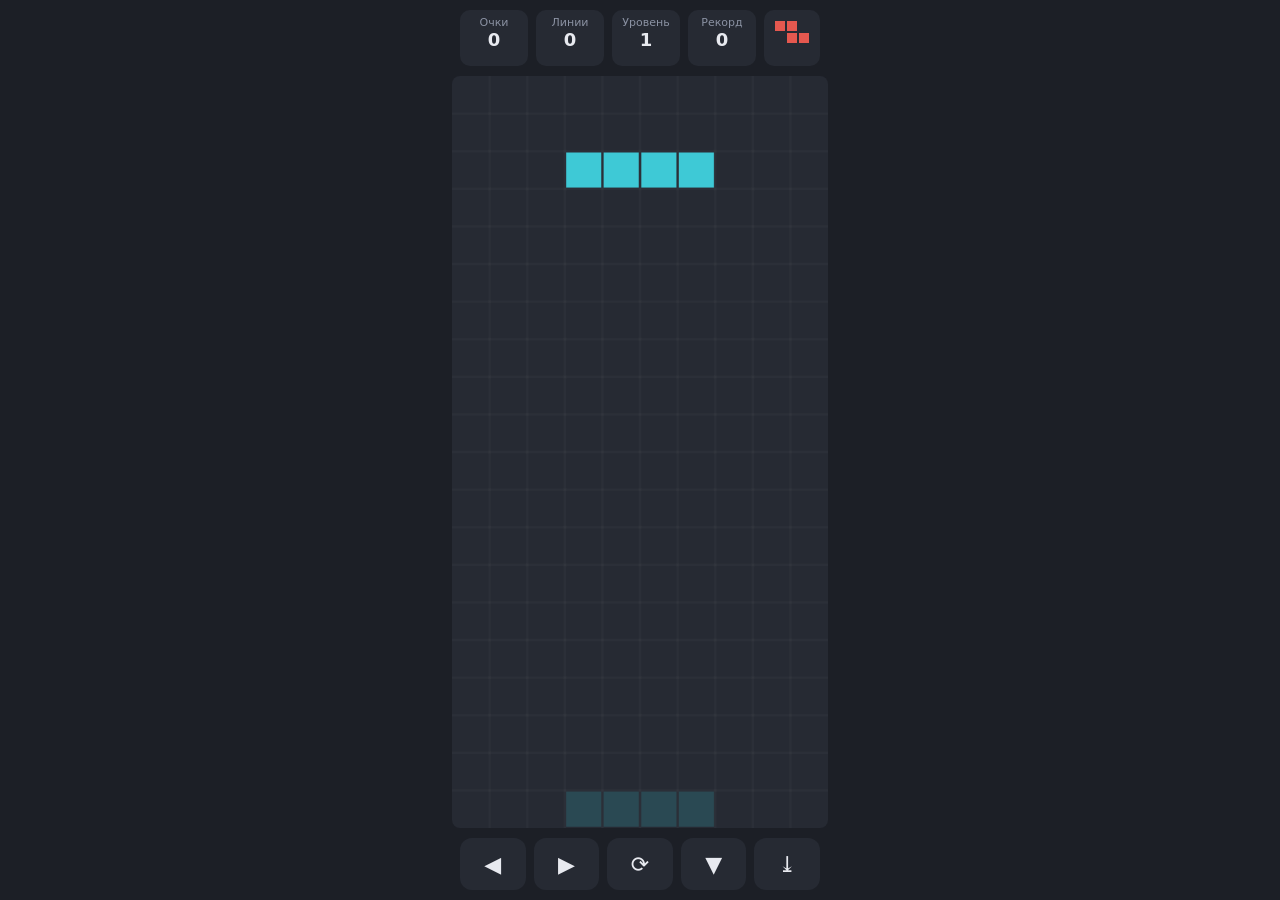
<file: index.html>
<!DOCTYPE html>
<html lang="ru">
<head>
<meta charset="utf-8">
<meta name="viewport" content="width=device-width, initial-scale=1, maximum-scale=1, user-scalable=no, viewport-fit=cover">
<title>Тетрис</title>
<script src="https://telegram.org/js/telegram-web-app.js"></script>
<style>
  :root {
    --bg: var(--tg-theme-bg-color, #1c1f26);
    --text: var(--tg-theme-text-color, #e8eaf0);
    --hint: var(--tg-theme-hint-color, #8b92a3);
    --panel: var(--tg-theme-secondary-bg-color, #262a33);
    --accent: var(--tg-theme-button-color, #4c9aff);
    --accent-text: var(--tg-theme-button-text-color, #fff);
  }
  * { box-sizing: border-box; -webkit-tap-highlight-color: transparent; user-select: none; touch-action: manipulation; }
  html, body { margin: 0; height: 100%; background: var(--bg); color: var(--text);
    font-family: system-ui, -apple-system, "Segoe UI", Roboto, sans-serif; overflow: hidden; }
  #app { height: 100%; display: flex; flex-direction: column; align-items: center; gap: 10px;
    padding: 10px 12px calc(10px + env(safe-area-inset-bottom)); }
  #stats { display: flex; gap: 8px; width: 100%; max-width: 360px; align-items: stretch; }
  .stat { flex: 1; background: var(--panel); border-radius: 10px; padding: 6px 8px; text-align: center; }
  .stat small { display: block; color: var(--hint); font-size: 11px; }
  .stat b { font-size: 18px; font-variant-numeric: tabular-nums; }
  #next { background: var(--panel); border-radius: 10px; width: 56px; height: 56px; }
  #stage { position: relative; flex: 1; min-height: 0; width: 100%; display: flex; justify-content: center; }
  #board { height: 100%; max-width: 100%; aspect-ratio: 1 / 2; background: var(--panel); border-radius: 8px; }
  #over { position: absolute; inset: 0; margin: auto; height: fit-content; width: 220px; padding: 18px;
    background: var(--bg); border: 1px solid var(--hint); border-radius: 14px; text-align: center; display: none; }
  #over h2 { margin: 0 0 6px; font-size: 20px; }
  #over p { margin: 0 0 14px; color: var(--hint); }
  button { font: inherit; border: 0; cursor: pointer; }
  #restart { background: var(--accent); color: var(--accent-text); padding: 10px 18px; border-radius: 10px; }
  #pad { display: grid; grid-template-columns: repeat(5, 1fr); gap: 8px; width: 100%; max-width: 360px; }
  #pad button { background: var(--panel); color: var(--text); height: 52px; border-radius: 12px; font-size: 22px; }
  #pad button:active { background: var(--accent); color: var(--accent-text); }
</style>
</head>
<body>
<div id="app">
  <div id="stats">
    <div class="stat"><small>Очки</small><b id="score">0</b></div>
    <div class="stat"><small>Линии</small><b id="lines">0</b></div>
    <div class="stat"><small>Уровень</small><b id="level">1</b></div>
    <div class="stat"><small>Рекорд</small><b id="best">0</b></div>
    <canvas id="next" width="56" height="56"></canvas>
  </div>
  <div id="stage">
    <canvas id="board" width="300" height="600"></canvas>
    <div id="over">
      <h2>Игра окончена</h2>
      <p id="final"></p>
      <button id="restart">Играть снова</button>
    </div>
  </div>
  <div id="pad">
    <button data-act="left" aria-label="Влево">◀</button>
    <button data-act="right" aria-label="Вправо">▶</button>
    <button data-act="rotate" aria-label="Повернуть">⟳</button>
    <button data-act="down" aria-label="Вниз">▼</button>
    <button data-act="drop" aria-label="Сбросить">⤓</button>
  </div>
</div>

<script>
const tg = window.Telegram && Telegram.WebApp;
if (tg) { tg.ready(); tg.expand(); try { tg.disableVerticalSwipes(); } catch (e) {} }
const buzz = (t) => { try { tg.HapticFeedback.impactOccurred(t || 'light'); } catch (e) {} };

const COLS = 10, ROWS = 20, CELL = 30;
const SHAPES = {
  I: [[0,0,0,0],[1,1,1,1],[0,0,0,0],[0,0,0,0]],
  O: [[1,1],[1,1]],
  T: [[0,1,0],[1,1,1],[0,0,0]],
  S: [[0,1,1],[1,1,0],[0,0,0]],
  Z: [[1,1,0],[0,1,1],[0,0,0]],
  J: [[1,0,0],[1,1,1],[0,0,0]],
  L: [[0,0,1],[1,1,1],[0,0,0]],
};
const COLORS = { I:'#3ec9d6', O:'#f2c744', T:'#a66cdb', S:'#58c26a', Z:'#e5584f', J:'#4c7fe0', L:'#f08a3c' };
const KEYS = Object.keys(SHAPES);

const ctx = document.getElementById('board').getContext('2d');
const nctx = document.getElementById('next').getContext('2d');
const $ = (id) => document.getElementById(id);

let grid, piece, nextKey, bag, score, lines, level, over, last, acc, best;
try { best = +localStorage.getItem('tetris-best') || 0; } catch (e) { best = 0; }

function draw7() {
  if (!bag || !bag.length) {
    bag = KEYS.slice();
    for (let i = bag.length - 1; i > 0; i--) { const j = Math.floor(Math.random() * (i + 1)); [bag[i], bag[j]] = [bag[j], bag[i]]; }
  }
  return bag.pop();
}
function spawn() {
  const key = nextKey || draw7();
  nextKey = draw7();
  const m = SHAPES[key].map(r => r.slice());
  piece = { key, m, x: Math.floor((COLS - m[0].length) / 2), y: 0 };
  if (hit(piece.m, piece.x, piece.y)) endGame();
  drawNext();
}
function hit(m, px, py) {
  for (let y = 0; y < m.length; y++) for (let x = 0; x < m[y].length; x++) {
    if (!m[y][x]) continue;
    const gx = px + x, gy = py + y;
    if (gx < 0 || gx >= COLS || gy >= ROWS) return true;
    if (gy >= 0 && grid[gy][gx]) return true;
  }
  return false;
}
function move(dx) {
  if (over) return;
  if (!hit(piece.m, piece.x + dx, piece.y)) { piece.x += dx; render(); }
}
function rotate() {
  if (over) return;
  const m = piece.m[0].map((_, i) => piece.m.map(r => r[i]).reverse());
  for (const k of [0, -1, 1, -2, 2]) {
    if (!hit(m, piece.x + k, piece.y)) { piece.m = m; piece.x += k; buzz(); render(); return; }
  }
}
function softDrop() {
  if (over) return;
  if (!hit(piece.m, piece.x, piece.y + 1)) { piece.y++; score += 1; updateHud(); render(); }
  else lock();
  acc = 0;
}
function hardDrop() {
  if (over) return;
  let d = 0;
  while (!hit(piece.m, piece.x, piece.y + 1)) { piece.y++; d++; }
  score += d * 2; buzz('medium'); lock();
}
function lock() {
  piece.m.forEach((row, y) => row.forEach((v, x) => {
    if (v && piece.y + y >= 0) grid[piece.y + y][piece.x + x] = piece.key;
  }));
  let cleared = 0;
  for (let y = ROWS - 1; y >= 0; y--) {
    if (grid[y].every(Boolean)) { grid.splice(y, 1); grid.unshift(Array(COLS).fill(null)); cleared++; y++; }
  }
  if (cleared) {
    score += [0, 100, 300, 500, 800][cleared] * level;
    lines += cleared;
    level = 1 + Math.floor(lines / 10);
    buzz('heavy');
  }
  updateHud();
  spawn();
  render();
}
function ghostY() {
  let y = piece.y;
  while (!hit(piece.m, piece.x, y + 1)) y++;
  return y;
}

function cell(c, x, y, color, size, alpha) {
  c.globalAlpha = alpha || 1;
  c.fillStyle = color;
  c.fillRect(x * size + 1, y * size + 1, size - 2, size - 2);
  c.globalAlpha = 1;
}
function render() {
  ctx.clearRect(0, 0, COLS * CELL, ROWS * CELL);
  ctx.strokeStyle = 'rgba(128,128,128,.12)';
  ctx.lineWidth = 1;
  for (let x = 1; x < COLS; x++) { ctx.beginPath(); ctx.moveTo(x * CELL, 0); ctx.lineTo(x * CELL, ROWS * CELL); ctx.stroke(); }
  for (let y = 1; y < ROWS; y++) { ctx.beginPath(); ctx.moveTo(0, y * CELL); ctx.lineTo(COLS * CELL, y * CELL); ctx.stroke(); }
  grid.forEach((row, y) => row.forEach((k, x) => { if (k) cell(ctx, x, y, COLORS[k], CELL); }));
  if (!over && piece) {
    const gy = ghostY();
    piece.m.forEach((row, y) => row.forEach((v, x) => { if (v) cell(ctx, piece.x + x, gy + y, COLORS[piece.key], CELL, 0.2); }));
    piece.m.forEach((row, y) => row.forEach((v, x) => { if (v) cell(ctx, piece.x + x, piece.y + y, COLORS[piece.key], CELL); }));
  }
}
function drawNext() {
  nctx.clearRect(0, 0, 56, 56);
  const m = SHAPES[nextKey], s = 12;
  const ox = (56 - m[0].length * s) / 2, oy = (56 - m.length * s) / 2;
  m.forEach((row, y) => row.forEach((v, x) => {
    if (v) { nctx.fillStyle = COLORS[nextKey]; nctx.fillRect(ox + x * s + 1, oy + y * s + 1, s - 2, s - 2); }
  }));
}
function updateHud() {
  if (score > best) { best = score; try { localStorage.setItem('tetris-best', best); } catch (e) {} }
  $('score').textContent = score; $('lines').textContent = lines;
  $('level').textContent = level; $('best').textContent = best;
}
function endGame() {
  over = true;
  $('final').textContent = 'Очки: ' + score;
  $('over').style.display = 'block';
  try { tg.HapticFeedback.notificationOccurred('error'); } catch (e) {}
}
function start() {
  grid = Array.from({ length: ROWS }, () => Array(COLS).fill(null));
  score = 0; lines = 0; level = 1; over = false; acc = 0; last = performance.now();
  bag = null; nextKey = null;
  $('over').style.display = 'none';
  spawn(); updateHud(); render();
}
function loop(t) {
  if (!over) {
    acc += t - last;
    const interval = Math.max(90, 800 - (level - 1) * 70);
    if (acc > interval) softDropAuto();
  }
  last = t;
  requestAnimationFrame(loop);
}
function softDropAuto() {
  acc = 0;
  if (!hit(piece.m, piece.x, piece.y + 1)) { piece.y++; render(); } else lock();
}

// Управление
const ACTIONS = { left: () => move(-1), right: () => move(1), rotate, down: softDrop, drop: hardDrop };
const REPEAT = { left: 1, right: 1, down: 1 };
document.querySelectorAll('#pad button').forEach(btn => {
  const act = btn.dataset.act;
  let timer, rep;
  const stop = () => { clearTimeout(timer); clearInterval(rep); };
  btn.addEventListener('pointerdown', (e) => {
    e.preventDefault(); ACTIONS[act](); buzz('light');
    if (REPEAT[act]) timer = setTimeout(() => { rep = setInterval(ACTIONS[act], 70); }, 180);
  });
  ['pointerup', 'pointerleave', 'pointercancel'].forEach(ev => btn.addEventListener(ev, stop));
});
document.addEventListener('keydown', (e) => {
  const map = { ArrowLeft: 'left', ArrowRight: 'right', ArrowUp: 'rotate', ArrowDown: 'down', ' ': 'drop' };
  if (map[e.key]) { e.preventDefault(); ACTIONS[map[e.key]](); }
});
$('restart').addEventListener('click', start);

start();
requestAnimationFrame(loop);
</script>
</body>
</html>
</file>
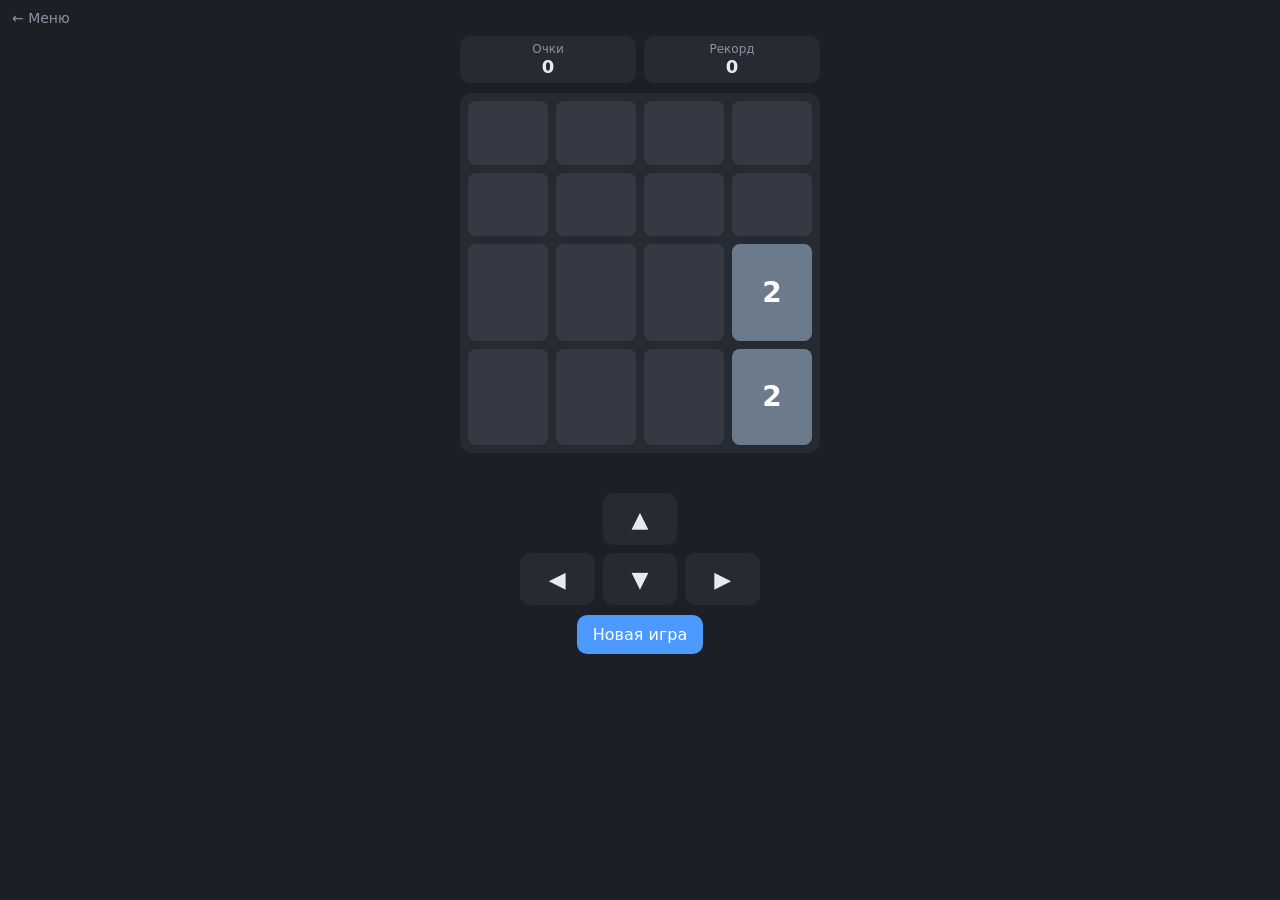
<file: 2048.html>
<!DOCTYPE html><html lang="ru"><head><meta charset="utf-8"><meta name="viewport" content="width=device-width,initial-scale=1,maximum-scale=1,user-scalable=no,viewport-fit=cover"><script src="https://telegram.org/js/telegram-web-app.js"></script><link rel="stylesheet" href="common.css"><title>2048</title></head><body>
<a class="back" href="index.html">← Меню</a>
<div class="bar"><div class="stat">Очки<b id="s">0</b></div><div class="stat">Рекорд<b id="b">0</b></div></div>
<div id="g" style="display:grid;grid-template-columns:repeat(4,1fr);gap:8px;width:min(100%,360px);aspect-ratio:1;background:var(--panel);padding:8px;border-radius:12px;touch-action:none"></div>
<div id="m" style="min-height:20px;color:var(--hint)"></div>
<div class="pad"><span></span><button data-d="2">▲</button><span></span><button data-d="0">◀</button><button data-d="3">▼</button><button data-d="1">▶</button></div>
<button id="r">Новая игра</button>
<script src="common.js"></script>
<script>
let B,score,best=getBest('2048-best'),done;
const COL={0:'#343944',2:'#6b7b8c',4:'#5a8fb0',8:'#e08a3c',16:'#e5683f',32:'#e5484f',64:'#d93a5a',128:'#b8962e',256:'#b8962e',512:'#b8962e',1024:'#a8861e',2048:'#c89a0a'};
function add(){const e=[];B.forEach((v,i)=>v||e.push(i));B[e[Math.random()*e.length|0]]=Math.random()<.9?2:4}
function start(){B=Array(16).fill(0);score=0;done=false;add();add();render()}
function slide(a){a=a.filter(Boolean);for(let i=0;i<a.length-1;i++)if(a[i]==a[i+1]){a[i]*=2;score+=a[i];a.splice(i+1,1)}while(a.length<4)a.push(0);return a}
function move(d){
  if(done)return;
  const old=B.join();
  for(let k=0;k<4;k++){
    const idx=[0,1,2,3].map(j=>d<2?k*4+j:j*4+k);
    if(d%2)idx.reverse();
    const res=slide(idx.map(i=>B[i]));
    idx.forEach((i,j)=>B[i]=res[j]);
  }
  if(B.join()!=old){add();buzz();render()}
}
function stuck(){
  if(B.includes(0))return false;
  for(let i=0;i<16;i++){if(i%4<3&&B[i]==B[i+1])return false;if(i<12&&B[i]==B[i+4])return false}
  return true;
}
function render(){
  if(score>best){best=score;setBest('2048-best',best)}
  s.textContent=score;b.textContent=best;
  g.innerHTML=B.map(v=>'<div style="background:'+(COL[v]||'#c89a0a')+';border-radius:8px;display:flex;align-items:center;justify-content:center;font-weight:700;color:#fff;font-size:'+(v>=1024?20:v>=128?24:28)+'px">'+(v||'')+'</div>').join('');
  done=stuck();m.textContent=done?'Ходов больше нет':'';
}
document.querySelectorAll('.pad button').forEach(k=>k.addEventListener('pointerdown',e=>{e.preventDefault();move(+k.dataset.d)}));
document.addEventListener('keydown',e=>{const m={ArrowLeft:0,ArrowRight:1,ArrowUp:2,ArrowDown:3};if(e.key in m){e.preventDefault();move(m[e.key])}});
let tx,ty;
g.addEventListener('touchstart',e=>{tx=e.touches[0].clientX;ty=e.touches[0].clientY});
g.addEventListener('touchend',e=>{const dx=e.changedTouches[0].clientX-tx,dy=e.changedTouches[0].clientY-ty;
  if(Math.max(Math.abs(dx),Math.abs(dy))<25)return;
  move(Math.abs(dx)>Math.abs(dy)?(dx<0?0:1):(dy<0?2:3))});
r.addEventListener('click',start);
start();
</script></body></html>
</file>
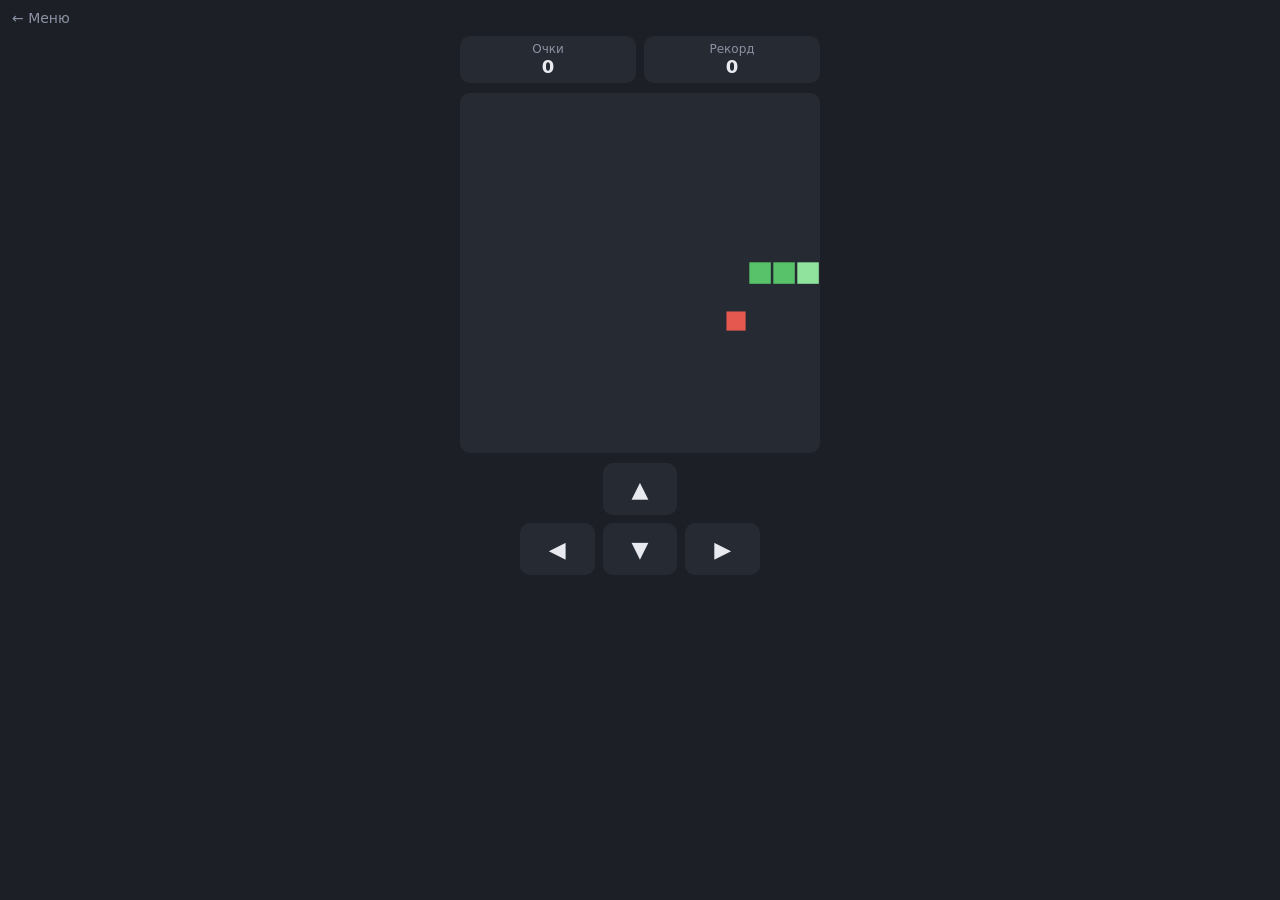
<file: snake.html>
<!DOCTYPE html><html lang="ru"><head><meta charset="utf-8"><meta name="viewport" content="width=device-width,initial-scale=1,maximum-scale=1,user-scalable=no,viewport-fit=cover"><script src="https://telegram.org/js/telegram-web-app.js"></script><link rel="stylesheet" href="common.css"><title>Змейка</title></head><body>
<a class="back" href="index.html">← Меню</a>
<div class="bar"><div class="stat">Очки<b id="s">0</b></div><div class="stat">Рекорд<b id="b">0</b></div></div>
<canvas id="c" width="300" height="300" style="width:min(100%,360px);aspect-ratio:1;background:var(--panel);border-radius:10px;touch-action:none"></canvas>
<div class="pad"><span></span><button data-d="0,-1">▲</button><span></span><button data-d="-1,0">◀</button><button data-d="0,1">▼</button><button data-d="1,0">▶</button></div>
<button id="r" style="display:none">Играть снова</button>
<script src="common.js"></script>
<script>
const N=15,C=20,ctx=c.getContext('2d');
let sn,dir,nd,food,score,best=getBest('snake-best'),over,timer;
function spawnFood(){do{food=[Math.random()*N|0,Math.random()*N|0]}while(sn.some(p=>p[0]==food[0]&&p[1]==food[1]))}
function upd(){if(score>best){best=score;setBest('snake-best',best)}s.textContent=score;b.textContent=best}
function turn(d){if(d[0]+dir[0]!==0||d[1]+dir[1]!==0)nd=d}
function start(){sn=[[7,7],[6,7],[5,7]];dir=nd=[1,0];score=0;over=false;r.style.display='none';spawnFood();upd();clearInterval(timer);timer=setInterval(step,120);draw()}
function step(){
  dir=nd;const h=[sn[0][0]+dir[0],sn[0][1]+dir[1]];
  if(h[0]<0||h[1]<0||h[0]>=N||h[1]>=N||sn.some(p=>p[0]==h[0]&&p[1]==h[1])){over=true;clearInterval(timer);r.style.display='';buzz('heavy');draw();return}
  sn.unshift(h);
  if(h[0]==food[0]&&h[1]==food[1]){score++;buzz();spawnFood();upd()}else sn.pop();
  draw();
}
function draw(){
  ctx.clearRect(0,0,300,300);
  ctx.fillStyle='#e5584f';ctx.fillRect(food[0]*C+2,food[1]*C+2,C-4,C-4);
  sn.forEach((p,i)=>{ctx.fillStyle=i?'#58c26a':'#8fe39d';ctx.fillRect(p[0]*C+1,p[1]*C+1,C-2,C-2)});
  if(over){ctx.fillStyle='rgba(0,0,0,.55)';ctx.fillRect(0,0,300,300);ctx.fillStyle='#fff';ctx.font='bold 24px system-ui';ctx.textAlign='center';ctx.fillText('Игра окончена',150,155)}
}
document.querySelectorAll('.pad button').forEach(k=>k.addEventListener('pointerdown',e=>{e.preventDefault();turn(k.dataset.d.split(',').map(Number))}));
document.addEventListener('keydown',e=>{const m={ArrowUp:[0,-1],ArrowDown:[0,1],ArrowLeft:[-1,0],ArrowRight:[1,0]};if(m[e.key]){e.preventDefault();turn(m[e.key])}});
let tx,ty;
c.addEventListener('touchstart',e=>{tx=e.touches[0].clientX;ty=e.touches[0].clientY});
c.addEventListener('touchend',e=>{const dx=e.changedTouches[0].clientX-tx,dy=e.changedTouches[0].clientY-ty;
  if(Math.max(Math.abs(dx),Math.abs(dy))<20)return;
  turn(Math.abs(dx)>Math.abs(dy)?[Math.sign(dx),0]:[0,Math.sign(dy)])});
r.addEventListener('click',start);
start();
</script></body></html>
</file>
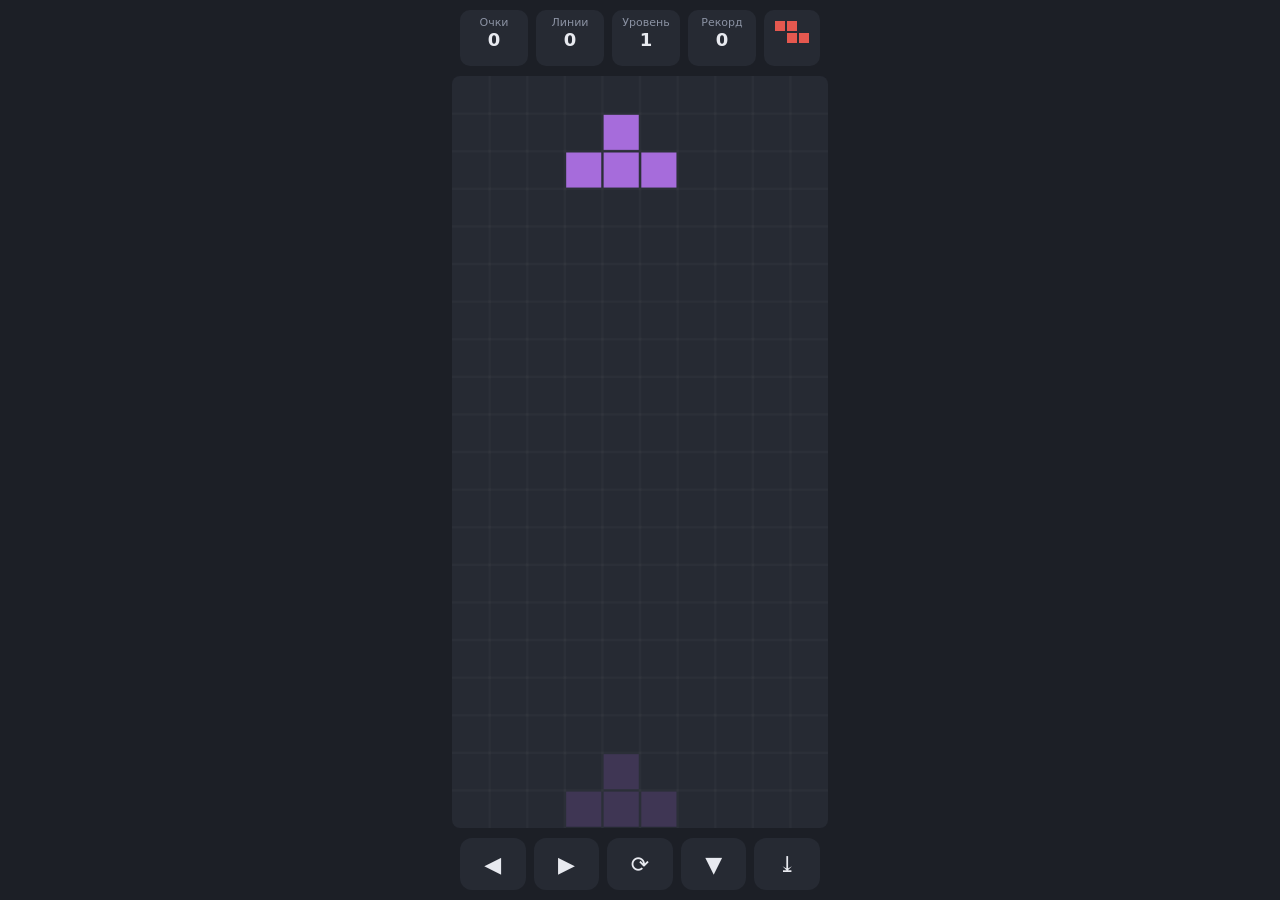
<file: tetris.html>
<!DOCTYPE html>
<html lang="ru">
<head>
<meta charset="utf-8">
<meta name="viewport" content="width=device-width, initial-scale=1, maximum-scale=1, user-scalable=no, viewport-fit=cover">
<title>Тетрис</title>
<script src="https://telegram.org/js/telegram-web-app.js"></script>
<style>
  :root {
    --bg: var(--tg-theme-bg-color, #1c1f26);
    --text: var(--tg-theme-text-color, #e8eaf0);
    --hint: var(--tg-theme-hint-color, #8b92a3);
    --panel: var(--tg-theme-secondary-bg-color, #262a33);
    --accent: var(--tg-theme-button-color, #4c9aff);
    --accent-text: var(--tg-theme-button-text-color, #fff);
  }
  * { box-sizing: border-box; -webkit-tap-highlight-color: transparent; user-select: none; touch-action: manipulation; }
  html, body { margin: 0; height: 100%; background: var(--bg); color: var(--text);
    font-family: system-ui, -apple-system, "Segoe UI", Roboto, sans-serif; overflow: hidden; }
  #app { height: 100%; display: flex; flex-direction: column; align-items: center; gap: 10px;
    padding: 10px 12px calc(10px + env(safe-area-inset-bottom)); }
  #stats { display: flex; gap: 8px; width: 100%; max-width: 360px; align-items: stretch; }
  .stat { flex: 1; background: var(--panel); border-radius: 10px; padding: 6px 8px; text-align: center; }
  .stat small { display: block; color: var(--hint); font-size: 11px; }
  .stat b { font-size: 18px; font-variant-numeric: tabular-nums; }
  #next { background: var(--panel); border-radius: 10px; width: 56px; height: 56px; }
  #stage { position: relative; flex: 1; min-height: 0; width: 100%; display: flex; justify-content: center; }
  #board { height: 100%; max-width: 100%; aspect-ratio: 1 / 2; background: var(--panel); border-radius: 8px; }
  #over { position: absolute; inset: 0; margin: auto; height: fit-content; width: 220px; padding: 18px;
    background: var(--bg); border: 1px solid var(--hint); border-radius: 14px; text-align: center; display: none; }
  #over h2 { margin: 0 0 6px; font-size: 20px; }
  #over p { margin: 0 0 14px; color: var(--hint); }
  button { font: inherit; border: 0; cursor: pointer; }
  #restart { background: var(--accent); color: var(--accent-text); padding: 10px 18px; border-radius: 10px; }
  #pad { display: grid; grid-template-columns: repeat(5, 1fr); gap: 8px; width: 100%; max-width: 360px; }
  #pad button { background: var(--panel); color: var(--text); height: 52px; border-radius: 12px; font-size: 22px; }
  #pad button:active { background: var(--accent); color: var(--accent-text); }
</style>
</head>
<body>
<div id="app">
  <div id="stats">
    <div class="stat"><small>Очки</small><b id="score">0</b></div>
    <div class="stat"><small>Линии</small><b id="lines">0</b></div>
    <div class="stat"><small>Уровень</small><b id="level">1</b></div>
    <div class="stat"><small>Рекорд</small><b id="best">0</b></div>
    <canvas id="next" width="56" height="56"></canvas>
  </div>
  <div id="stage">
    <canvas id="board" width="300" height="600"></canvas>
    <div id="over">
      <h2>Игра окончена</h2>
      <p id="final"></p>
      <button id="restart">Играть снова</button>
    </div>
  </div>
  <div id="pad">
    <button data-act="left" aria-label="Влево">◀</button>
    <button data-act="right" aria-label="Вправо">▶</button>
    <button data-act="rotate" aria-label="Повернуть">⟳</button>
    <button data-act="down" aria-label="Вниз">▼</button>
    <button data-act="drop" aria-label="Сбросить">⤓</button>
  </div>
</div>

<script>
const tg = window.Telegram && Telegram.WebApp;
if (tg) { tg.ready(); tg.expand(); try { tg.disableVerticalSwipes(); tg.BackButton.show(); tg.BackButton.onClick(() => { location.href = 'index.html'; }); } catch (e) {} }
const buzz = (t) => { try { tg.HapticFeedback.impactOccurred(t || 'light'); } catch (e) {} };

const COLS = 10, ROWS = 20, CELL = 30;
const SHAPES = {
  I: [[0,0,0,0],[1,1,1,1],[0,0,0,0],[0,0,0,0]],
  O: [[1,1],[1,1]],
  T: [[0,1,0],[1,1,1],[0,0,0]],
  S: [[0,1,1],[1,1,0],[0,0,0]],
  Z: [[1,1,0],[0,1,1],[0,0,0]],
  J: [[1,0,0],[1,1,1],[0,0,0]],
  L: [[0,0,1],[1,1,1],[0,0,0]],
};
const COLORS = { I:'#3ec9d6', O:'#f2c744', T:'#a66cdb', S:'#58c26a', Z:'#e5584f', J:'#4c7fe0', L:'#f08a3c' };
const KEYS = Object.keys(SHAPES);

const ctx = document.getElementById('board').getContext('2d');
const nctx = document.getElementById('next').getContext('2d');
const $ = (id) => document.getElementById(id);

let grid, piece, nextKey, bag, score, lines, level, over, last, acc, best;
try { best = +localStorage.getItem('tetris-best') || 0; } catch (e) { best = 0; }

function draw7() {
  if (!bag || !bag.length) {
    bag = KEYS.slice();
    for (let i = bag.length - 1; i > 0; i--) { const j = Math.floor(Math.random() * (i + 1)); [bag[i], bag[j]] = [bag[j], bag[i]]; }
  }
  return bag.pop();
}
function spawn() {
  const key = nextKey || draw7();
  nextKey = draw7();
  const m = SHAPES[key].map(r => r.slice());
  piece = { key, m, x: Math.floor((COLS - m[0].length) / 2), y: 0 };
  if (hit(piece.m, piece.x, piece.y)) endGame();
  drawNext();
}
function hit(m, px, py) {
  for (let y = 0; y < m.length; y++) for (let x = 0; x < m[y].length; x++) {
    if (!m[y][x]) continue;
    const gx = px + x, gy = py + y;
    if (gx < 0 || gx >= COLS || gy >= ROWS) return true;
    if (gy >= 0 && grid[gy][gx]) return true;
  }
  return false;
}
function move(dx) {
  if (over) return;
  if (!hit(piece.m, piece.x + dx, piece.y)) { piece.x += dx; render(); }
}
function rotate() {
  if (over) return;
  const m = piece.m[0].map((_, i) => piece.m.map(r => r[i]).reverse());
  for (const k of [0, -1, 1, -2, 2]) {
    if (!hit(m, piece.x + k, piece.y)) { piece.m = m; piece.x += k; buzz(); render(); return; }
  }
}
function softDrop() {
  if (over) return;
  if (!hit(piece.m, piece.x, piece.y + 1)) { piece.y++; score += 1; updateHud(); render(); }
  else lock();
  acc = 0;
}
function hardDrop() {
  if (over) return;
  let d = 0;
  while (!hit(piece.m, piece.x, piece.y + 1)) { piece.y++; d++; }
  score += d * 2; buzz('medium'); lock();
}
function lock() {
  piece.m.forEach((row, y) => row.forEach((v, x) => {
    if (v && piece.y + y >= 0) grid[piece.y + y][piece.x + x] = piece.key;
  }));
  let cleared = 0;
  for (let y = ROWS - 1; y >= 0; y--) {
    if (grid[y].every(Boolean)) { grid.splice(y, 1); grid.unshift(Array(COLS).fill(null)); cleared++; y++; }
  }
  if (cleared) {
    score += [0, 100, 300, 500, 800][cleared] * level;
    lines += cleared;
    level = 1 + Math.floor(lines / 10);
    buzz('heavy');
  }
  updateHud();
  spawn();
  render();
}
function ghostY() {
  let y = piece.y;
  while (!hit(piece.m, piece.x, y + 1)) y++;
  return y;
}

function cell(c, x, y, color, size, alpha) {
  c.globalAlpha = alpha || 1;
  c.fillStyle = color;
  c.fillRect(x * size + 1, y * size + 1, size - 2, size - 2);
  c.globalAlpha = 1;
}
function render() {
  ctx.clearRect(0, 0, COLS * CELL, ROWS * CELL);
  ctx.strokeStyle = 'rgba(128,128,128,.12)';
  ctx.lineWidth = 1;
  for (let x = 1; x < COLS; x++) { ctx.beginPath(); ctx.moveTo(x * CELL, 0); ctx.lineTo(x * CELL, ROWS * CELL); ctx.stroke(); }
  for (let y = 1; y < ROWS; y++) { ctx.beginPath(); ctx.moveTo(0, y * CELL); ctx.lineTo(COLS * CELL, y * CELL); ctx.stroke(); }
  grid.forEach((row, y) => row.forEach((k, x) => { if (k) cell(ctx, x, y, COLORS[k], CELL); }));
  if (!over && piece) {
    const gy = ghostY();
    piece.m.forEach((row, y) => row.forEach((v, x) => { if (v) cell(ctx, piece.x + x, gy + y, COLORS[piece.key], CELL, 0.2); }));
    piece.m.forEach((row, y) => row.forEach((v, x) => { if (v) cell(ctx, piece.x + x, piece.y + y, COLORS[piece.key], CELL); }));
  }
}
function drawNext() {
  nctx.clearRect(0, 0, 56, 56);
  const m = SHAPES[nextKey], s = 12;
  const ox = (56 - m[0].length * s) / 2, oy = (56 - m.length * s) / 2;
  m.forEach((row, y) => row.forEach((v, x) => {
    if (v) { nctx.fillStyle = COLORS[nextKey]; nctx.fillRect(ox + x * s + 1, oy + y * s + 1, s - 2, s - 2); }
  }));
}
function updateHud() {
  if (score > best) { best = score; try { localStorage.setItem('tetris-best', best); } catch (e) {} }
  $('score').textContent = score; $('lines').textContent = lines;
  $('level').textContent = level; $('best').textContent = best;
}
function endGame() {
  over = true;
  $('final').textContent = 'Очки: ' + score;
  $('over').style.display = 'block';
  try { tg.HapticFeedback.notificationOccurred('error'); } catch (e) {}
}
function start() {
  grid = Array.from({ length: ROWS }, () => Array(COLS).fill(null));
  score = 0; lines = 0; level = 1; over = false; acc = 0; last = performance.now();
  bag = null; nextKey = null;
  $('over').style.display = 'none';
  spawn(); updateHud(); render();
}
function loop(t) {
  if (!over) {
    acc += t - last;
    const interval = Math.max(90, 800 - (level - 1) * 70);
    if (acc > interval) softDropAuto();
  }
  last = t;
  requestAnimationFrame(loop);
}
function softDropAuto() {
  acc = 0;
  if (!hit(piece.m, piece.x, piece.y + 1)) { piece.y++; render(); } else lock();
}

// Управление
const ACTIONS = { left: () => move(-1), right: () => move(1), rotate, down: softDrop, drop: hardDrop };
const REPEAT = { left: 1, right: 1, down: 1 };
document.querySelectorAll('#pad button').forEach(btn => {
  const act = btn.dataset.act;
  let timer, rep;
  const stop = () => { clearTimeout(timer); clearInterval(rep); };
  btn.addEventListener('pointerdown', (e) => {
    e.preventDefault(); ACTIONS[act](); buzz('light');
    if (REPEAT[act]) timer = setTimeout(() => { rep = setInterval(ACTIONS[act], 70); }, 180);
  });
  ['pointerup', 'pointerleave', 'pointercancel'].forEach(ev => btn.addEventListener(ev, stop));
});
document.addEventListener('keydown', (e) => {
  const map = { ArrowLeft: 'left', ArrowRight: 'right', ArrowUp: 'rotate', ArrowDown: 'down', ' ': 'drop' };
  if (map[e.key]) { e.preventDefault(); ACTIONS[map[e.key]](); }
});
$('restart').addEventListener('click', start);

start();
requestAnimationFrame(loop);
</script>
</body>
</html>
</file>
<file: common.css>
:root{--bg:var(--tg-theme-bg-color,#1c1f26);--text:var(--tg-theme-text-color,#e8eaf0);--hint:var(--tg-theme-hint-color,#8b92a3);--panel:var(--tg-theme-secondary-bg-color,#262a33);--accent:var(--tg-theme-button-color,#4c9aff);--on:var(--tg-theme-button-text-color,#fff)}
*{box-sizing:border-box;-webkit-tap-highlight-color:transparent;user-select:none;touch-action:manipulation}
html,body{margin:0;min-height:100%;background:var(--bg);color:var(--text);font-family:system-ui,-apple-system,"Segoe UI",sans-serif}
body{display:flex;flex-direction:column;align-items:center;gap:10px;padding:10px 12px calc(10px + env(safe-area-inset-bottom))}
a.back{align-self:flex-start;color:var(--hint);text-decoration:none;font-size:14px}
.bar{display:flex;gap:8px;width:100%;max-width:360px}
.stat{flex:1;background:var(--panel);border-radius:10px;padding:6px;text-align:center;font-size:12px;color:var(--hint)}
.stat b{display:block;font-size:18px;color:var(--text)}
button{font:inherit;border:0;cursor:pointer;background:var(--accent);color:var(--on);border-radius:10px;padding:10px 16px}
.pad{display:grid;grid-template-columns:repeat(3,1fr);gap:8px;width:100%;max-width:240px}
.pad button{background:var(--panel);color:var(--text);height:52px;font-size:22px;padding:0}
.pad button:active{background:var(--accent);color:var(--on)}
</file>
